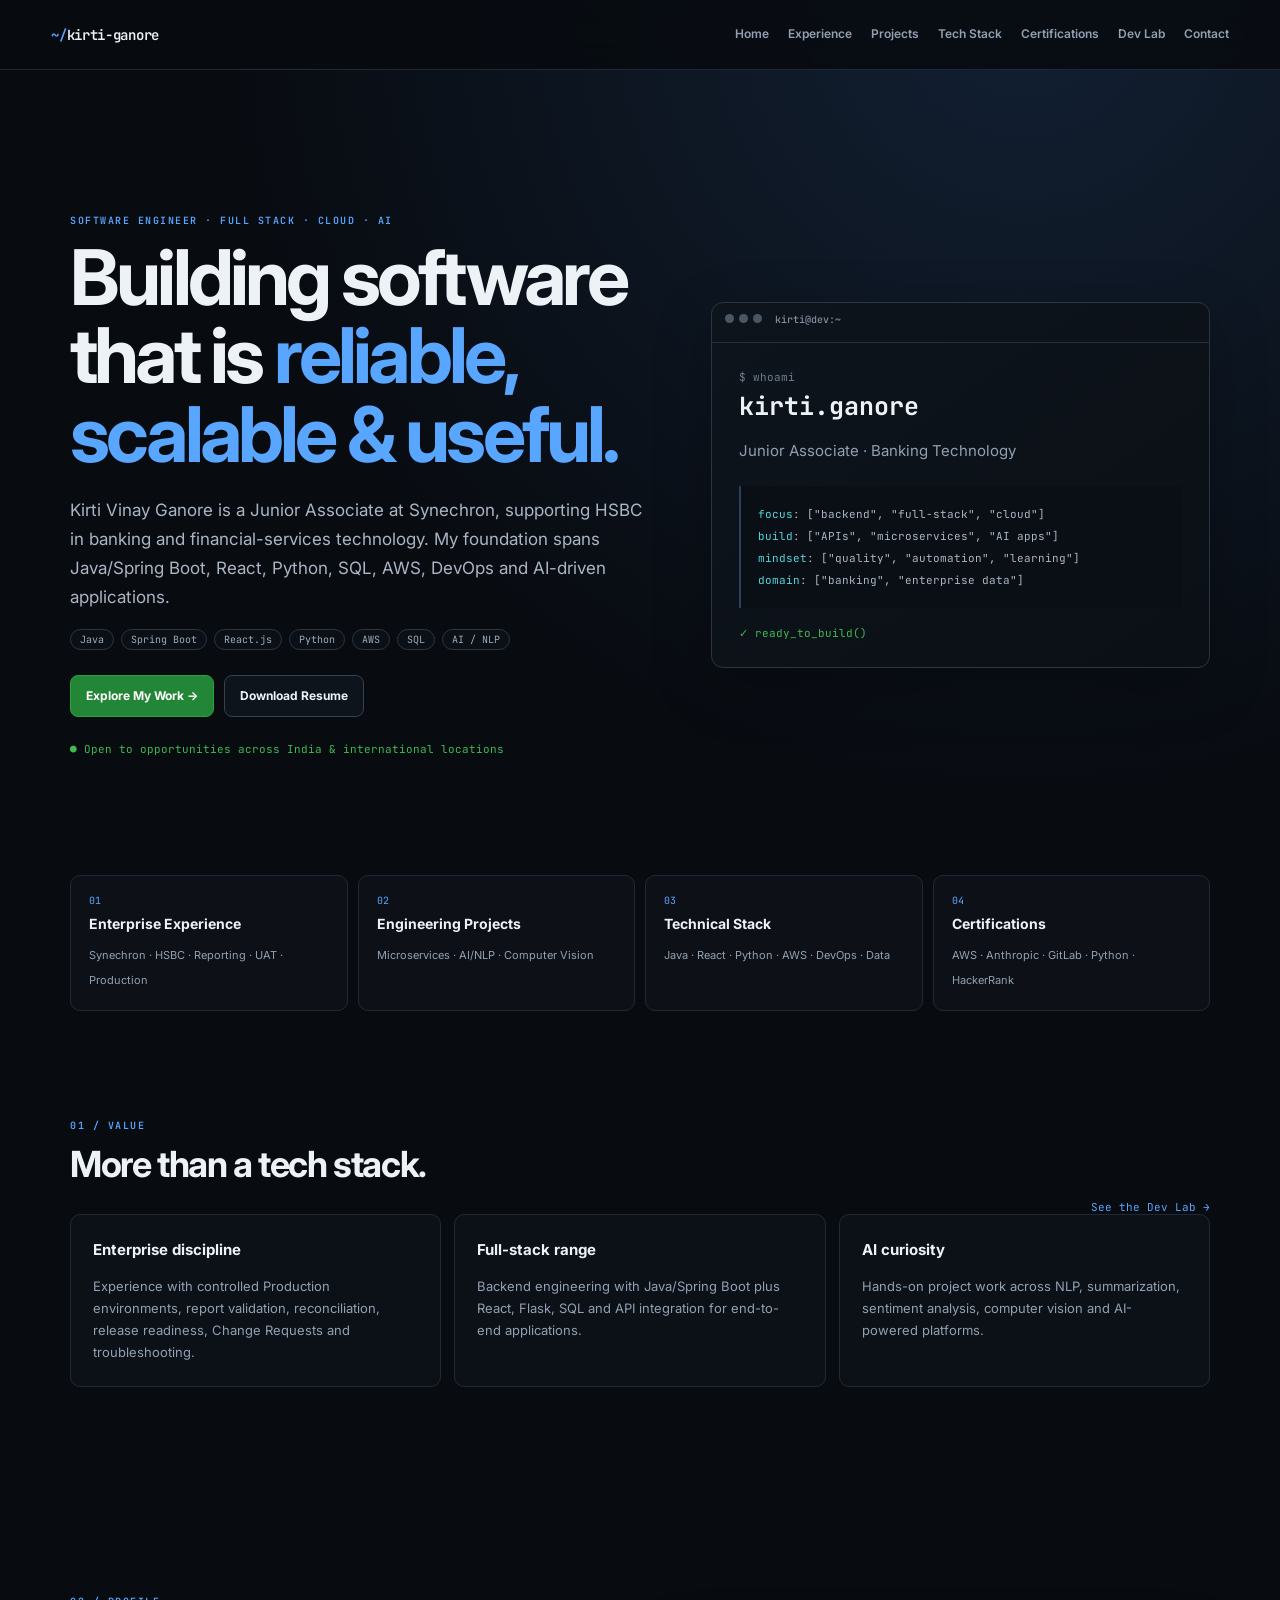
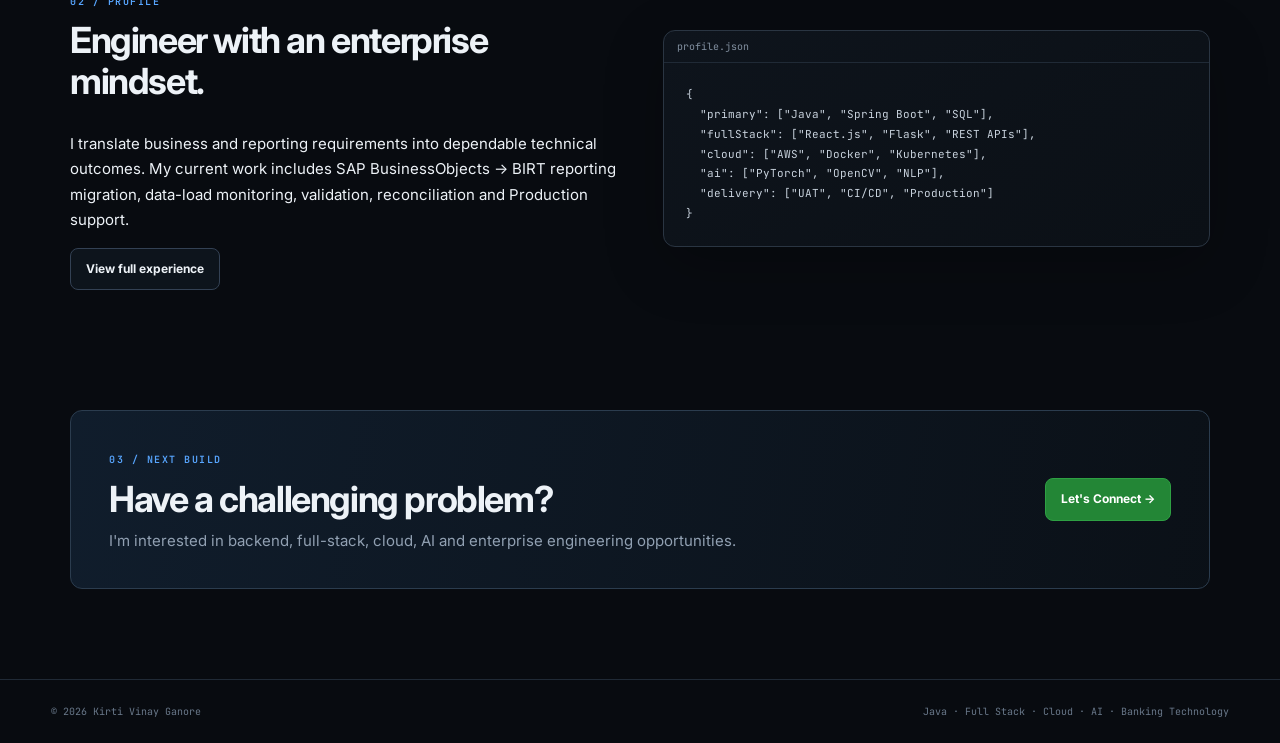
<file: index.html>
<!doctype html>
<html lang="en">
<head>
<meta charset="utf-8">
<meta name="viewport" content="width=device-width,initial-scale=1">
<meta name="description" content="Kirti Vinay Ganore — Java, Full Stack, Cloud, AI and Banking Technology developer portfolio.">
<meta name="theme-color" content="#0d1117">
<title>Home | Kirti Vinay Ganore</title>
<link rel="icon" href="assets/favicon.svg">
<link rel="stylesheet" href="style.css">
</head>
<body>

<header class="site-header">
  <a class="brand" href="index.html"><span>~/</span>kirti-ganore</a>
  <nav id="nav">
    <a href="index.html">Home</a>
    <a href="experience.html">Experience</a>
    <a href="projects.html">Projects</a>
    <a href="skills.html">Tech Stack</a>
    <a href="certifications.html">Certifications</a>
    <a href="lab.html">Dev Lab</a>
    <a href="contact.html">Contact</a>
  </nav>
  <button id="menu" aria-label="Open menu">☰</button>
</header>

<main>
<section class="hero wrap">
  <div class="hero-copy">
    <div class="eyebrow">SOFTWARE ENGINEER · FULL STACK · CLOUD · AI</div>
    <h1>Building software that is <span class="accent">reliable, scalable & useful.</span></h1>
    <p class="lead">Kirti Vinay Ganore is a Junior Associate at Synechron, supporting HSBC in banking and financial-services technology. My foundation spans Java/Spring Boot, React, Python, SQL, AWS, DevOps and AI-driven applications.</p>
    <div class="chips"><span>Java</span><span>Spring Boot</span><span>React.js</span><span>Python</span><span>AWS</span><span>SQL</span><span>AI / NLP</span></div>
    <div class="actions">
      <a class="btn primary" href="projects.html">Explore My Work →</a>
      <a class="btn" href="resume/Kirti_Ganore_ATS_Resume.pdf" download>Download Resume</a>
    </div>
    <div class="availability">● Open to opportunities across India & international locations</div>
  </div>
  <div class="terminal hero-terminal">
    <div class="terminalbar"><i></i><i></i><i></i><b>kirti@dev:~</b></div>
    <div class="terminalbody">
      <div class="prompt">$ whoami</div>
      <h2>kirti.ganore</h2>
      <p class="muted">Junior Associate · Banking Technology</p>
      <div class="code-lines">
        <div><span>focus</span>: ["backend", "full-stack", "cloud"]</div>
        <div><span>build</span>: ["APIs", "microservices", "AI apps"]</div>
        <div><span>mindset</span>: ["quality", "automation", "learning"]</div>
        <div><span>domain</span>: ["banking", "enterprise data"]</div>
      </div>
      <div class="terminal-status">✓ ready_to_build()</div>
    </div>
  </div>
</section>

<section class="wrap quick-grid">
  <a class="quick-card" href="experience.html"><span>01</span><strong>Enterprise Experience</strong><small>Synechron · HSBC · Reporting · UAT · Production</small></a>
  <a class="quick-card" href="projects.html"><span>02</span><strong>Engineering Projects</strong><small>Microservices · AI/NLP · Computer Vision</small></a>
  <a class="quick-card" href="skills.html"><span>03</span><strong>Technical Stack</strong><small>Java · React · Python · AWS · DevOps · Data</small></a>
  <a class="quick-card" href="certifications.html"><span>04</span><strong>Certifications</strong><small>AWS · Anthropic · GitLab · Python · HackerRank</small></a>
</section>

<section class="wrap section">
  <div class="section-head"><div><label>01 / VALUE</label><h2>More than a tech stack.</h2></div><a class="text-link" href="lab.html">See the Dev Lab →</a></div>
  <div class="value-grid">
    <article><b>Enterprise discipline</b><p>Experience with controlled Production environments, report validation, reconciliation, release readiness, Change Requests and troubleshooting.</p></article>
    <article><b>Full-stack range</b><p>Backend engineering with Java/Spring Boot plus React, Flask, SQL and API integration for end-to-end applications.</p></article>
    <article><b>AI curiosity</b><p>Hands-on project work across NLP, summarization, sentiment analysis, computer vision and AI-powered platforms.</p></article>
  </div>
</section>

<section class="wrap section split-feature">
  <div>
    <label>02 / PROFILE</label>
    <h2>Engineer with an enterprise mindset.</h2>
    <p>I translate business and reporting requirements into dependable technical outcomes. My current work includes SAP BusinessObjects → BIRT reporting migration, data-load monitoring, validation, reconciliation and Production support.</p>
    <a class="btn" href="experience.html">View full experience</a>
  </div>
  <div class="code large-code">
    <div>profile.json</div>
    <pre>{
  "primary": ["Java", "Spring Boot", "SQL"],
  "fullStack": ["React.js", "Flask", "REST APIs"],
  "cloud": ["AWS", "Docker", "Kubernetes"],
  "ai": ["PyTorch", "OpenCV", "NLP"],
  "delivery": ["UAT", "CI/CD", "Production"]
}</pre>
  </div>
</section>

<section class="cta wrap">
  <div><label>03 / NEXT BUILD</label><h2>Have a challenging problem?</h2><p>I'm interested in backend, full-stack, cloud, AI and enterprise engineering opportunities.</p></div>
  <a class="btn primary" href="contact.html">Let's Connect →</a>
</section>
</main>

<footer>
  <span>© <span id="year"></span> Kirti Vinay Ganore</span>
  <span>Java · Full Stack · Cloud · AI · Banking Technology</span>
</footer>
<script>
  document.getElementById('year').textContent = new Date().getFullYear();
  const m = document.getElementById('menu'), n = document.getElementById('nav');
  if (m) m.onclick = () => n.classList.toggle('open');
</script>

</body>
</html>
</file>
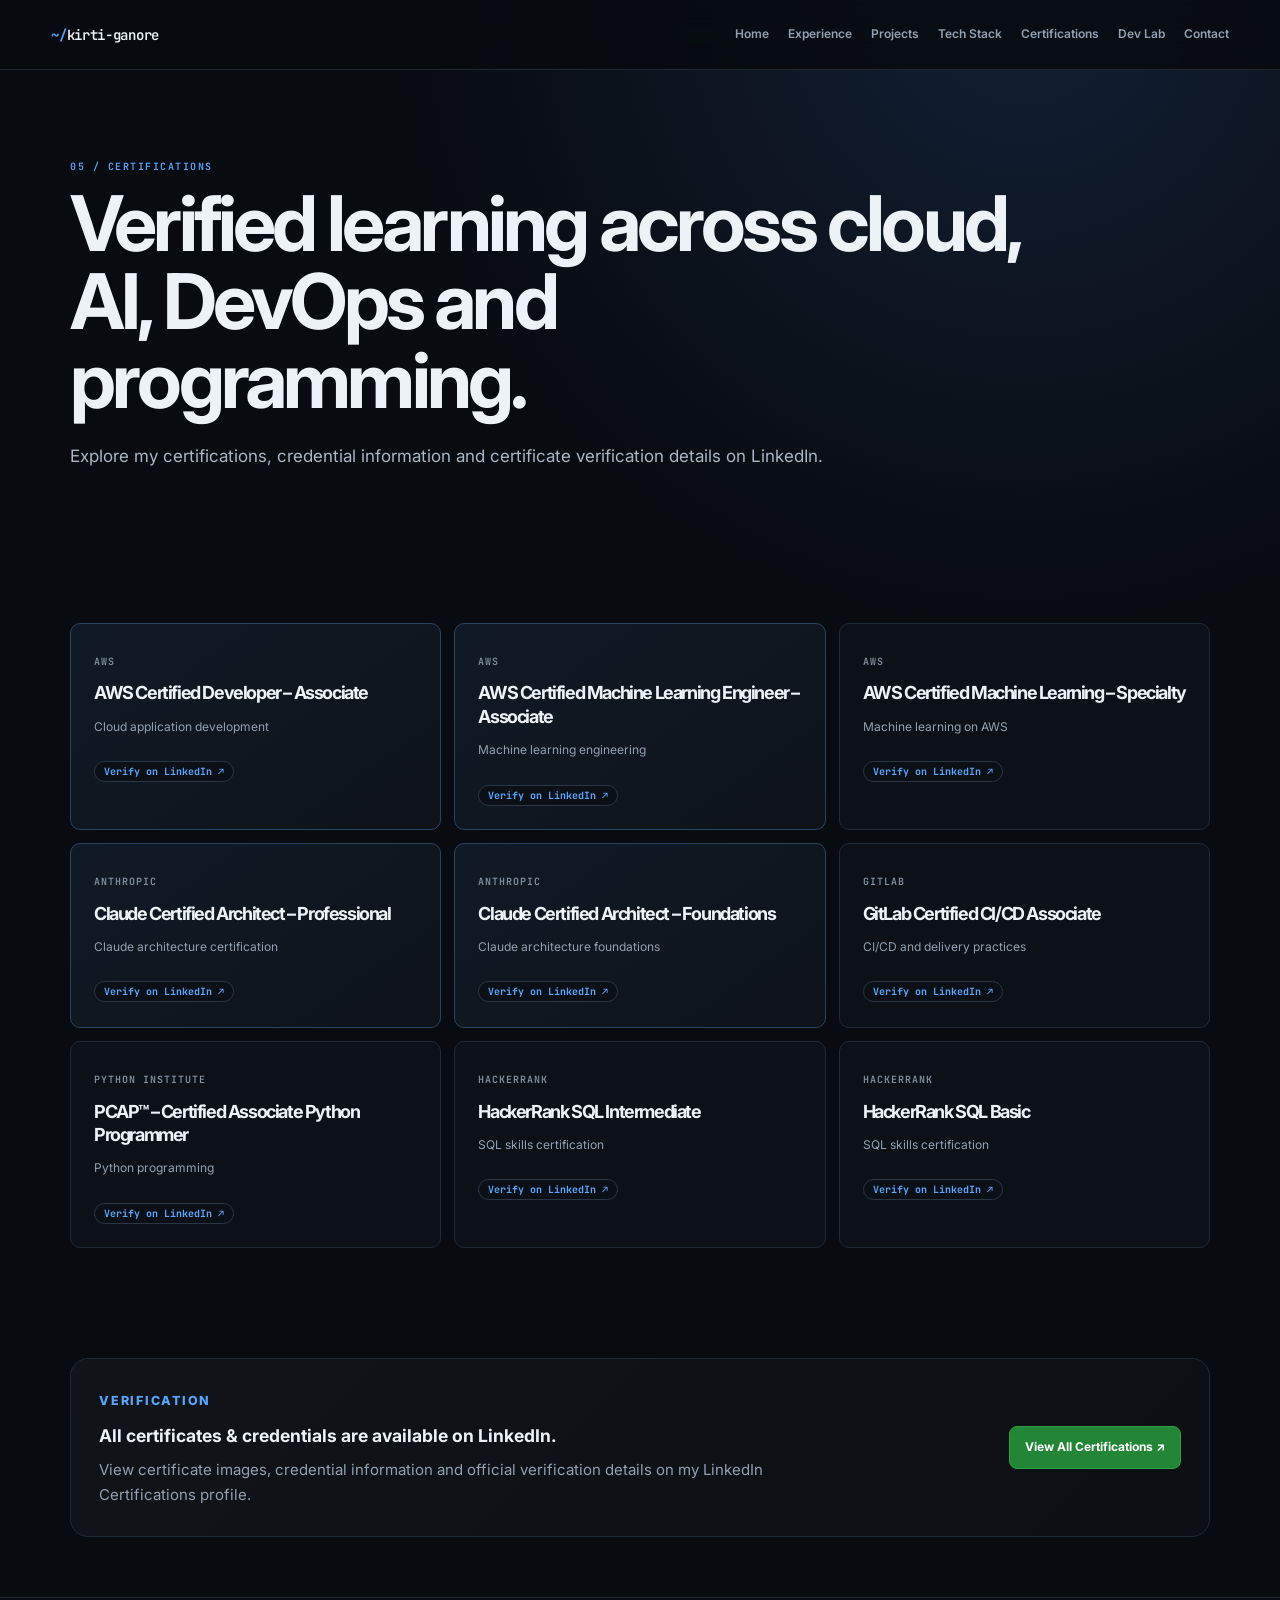
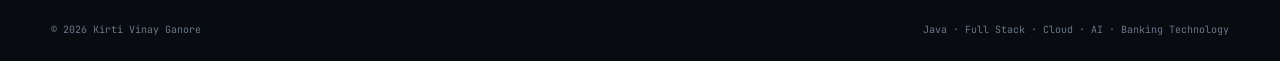
<file: certifications.html>
<!doctype html>
<html lang="en">
<head>
<meta charset="utf-8">
<meta name="viewport" content="width=device-width,initial-scale=1">
<meta name="description" content="Certifications held by Kirti Vinay Ganore including AWS, Anthropic Claude, GitLab, PCAP and HackerRank.">
<meta name="theme-color" content="#0d1117">
<title>Certifications | Kirti Vinay Ganore</title>
<link rel="icon" href="assets/favicon.svg">
<link rel="stylesheet" href="style.css">
</head>
<body>

<header class="site-header">
  <a class="brand" href="index.html"><span>~/</span>kirti-ganore</a>
  <nav id="nav">
    <a href="index.html">Home</a>
    <a href="experience.html">Experience</a>
    <a href="projects.html">Projects</a>
    <a href="skills.html">Tech Stack</a>
    <a href="certifications.html">Certifications</a>
    <a href="lab.html">Dev Lab</a>
    <a href="contact.html">Contact</a>
  </nav>
  <button id="menu" aria-label="Open menu">☰</button>
</header>

<main>
<section class="page-hero wrap">
  <div class="eyebrow">05 / CERTIFICATIONS</div>
  <h1>Verified learning across cloud, AI, DevOps and programming.</h1>
  <p class="lead">Explore my certifications, credential information and certificate verification details on LinkedIn.</p>
</section>

<section class="wrap section">
  <div class="cert-grid">

    <a class="cert-card featured-cert cert-link" href="https://www.linkedin.com/in/kirti-ganore/details/certifications/" target="_blank" rel="noopener">
      <small>AWS</small>
      <h2>AWS Certified Developer – Associate</h2>
      <p>Cloud application development</p>
      <span>Verify on LinkedIn ↗</span>
    </a>

    <a class="cert-card featured-cert cert-link" href="https://www.linkedin.com/in/kirti-ganore/details/certifications/" target="_blank" rel="noopener">
      <small>AWS</small>
      <h2>AWS Certified Machine Learning Engineer – Associate</h2>
      <p>Machine learning engineering</p>
      <span>Verify on LinkedIn ↗</span>
    </a>

    <a class="cert-card cert-link" href="https://www.linkedin.com/in/kirti-ganore/details/certifications/" target="_blank" rel="noopener">
      <small>AWS</small>
      <h2>AWS Certified Machine Learning – Specialty</h2>
      <p>Machine learning on AWS</p>
      <span>Verify on LinkedIn ↗</span>
    </a>

    <a class="cert-card featured-cert cert-link" href="https://www.linkedin.com/in/kirti-ganore/details/certifications/" target="_blank" rel="noopener">
      <small>ANTHROPIC</small>
      <h2>Claude Certified Architect – Professional</h2>
      <p>Claude architecture certification</p>
      <span>Verify on LinkedIn ↗</span>
    </a>

    <a class="cert-card featured-cert cert-link" href="https://www.linkedin.com/in/kirti-ganore/details/certifications/" target="_blank" rel="noopener">
      <small>ANTHROPIC</small>
      <h2>Claude Certified Architect – Foundations</h2>
      <p>Claude architecture foundations</p>
      <span>Verify on LinkedIn ↗</span>
    </a>

    <a class="cert-card cert-link" href="https://www.linkedin.com/in/kirti-ganore/details/certifications/" target="_blank" rel="noopener">
      <small>GITLAB</small>
      <h2>GitLab Certified CI/CD Associate</h2>
      <p>CI/CD and delivery practices</p>
      <span>Verify on LinkedIn ↗</span>
    </a>

    <a class="cert-card cert-link" href="https://www.linkedin.com/in/kirti-ganore/details/certifications/" target="_blank" rel="noopener">
      <small>PYTHON INSTITUTE</small>
      <h2>PCAP™ – Certified Associate Python Programmer</h2>
      <p>Python programming</p>
      <span>Verify on LinkedIn ↗</span>
    </a>

    <a class="cert-card cert-link" href="https://www.linkedin.com/in/kirti-ganore/details/certifications/" target="_blank" rel="noopener">
      <small>HACKERRANK</small>
      <h2>HackerRank SQL Intermediate</h2>
      <p>SQL skills certification</p>
      <span>Verify on LinkedIn ↗</span>
    </a>

    <a class="cert-card cert-link" href="https://www.linkedin.com/in/kirti-ganore/details/certifications/" target="_blank" rel="noopener">
      <small>HACKERRANK</small>
      <h2>HackerRank SQL Basic</h2>
      <p>SQL skills certification</p>
      <span>Verify on LinkedIn ↗</span>
    </a>

  </div>
</section>

<section class="wrap cert-verification">
  <div>
    <small>VERIFICATION</small>
    <h3>All certificates & credentials are available on LinkedIn.</h3>
    <p>
      View certificate images, credential information and official verification
      details on my LinkedIn Certifications profile.
    </p>
  </div>
  <a class="btn primary" href="https://www.linkedin.com/in/kirti-ganore/details/certifications/" target="_blank" rel="noopener">
    View All Certifications ↗
  </a>
</section>
</main>

<footer>
  <span>© <span id="year"></span> Kirti Vinay Ganore</span>
  <span>Java · Full Stack · Cloud · AI · Banking Technology</span>
</footer>

<script>
  document.getElementById('year').textContent = new Date().getFullYear();
  const m = document.getElementById('menu'), n = document.getElementById('nav');
  if (m) m.onclick = () => n.classList.toggle('open');
</script>

</body>
</html>
</file>
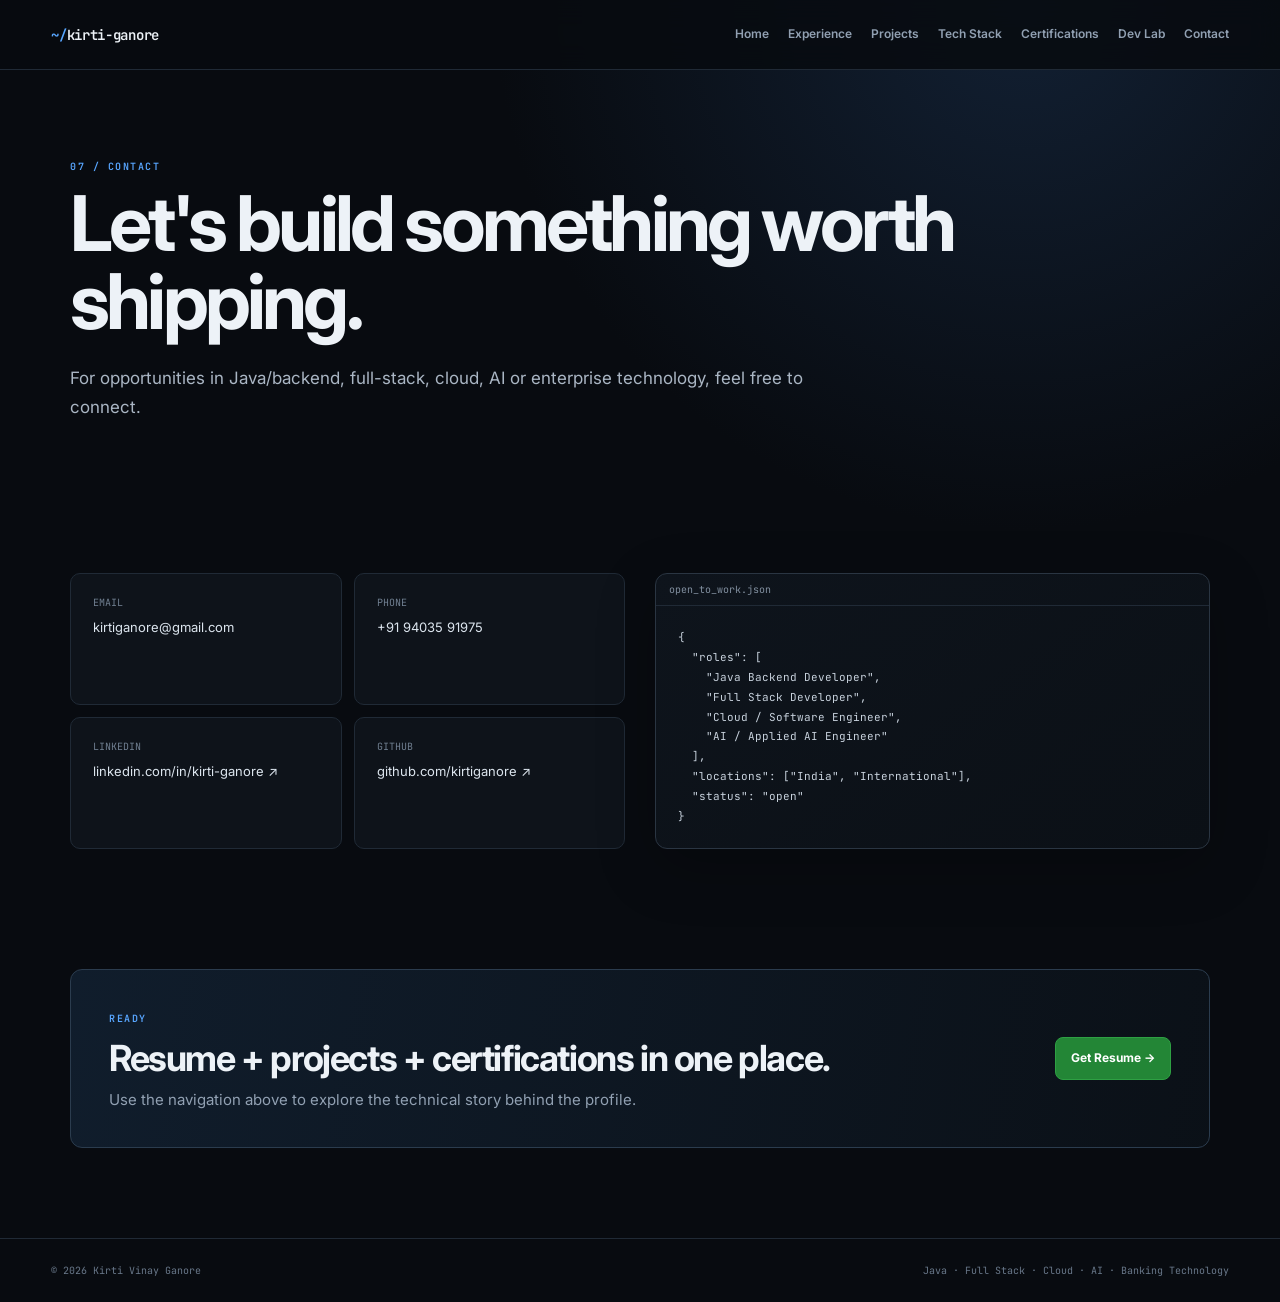
<file: contact.html>
<!doctype html>
<html lang="en">
<head>
<meta charset="utf-8">
<meta name="viewport" content="width=device-width,initial-scale=1">
<meta name="description" content="Contact Kirti Vinay Ganore for software engineering and full-stack opportunities.">
<meta name="theme-color" content="#0d1117">
<title>Contact | Kirti Vinay Ganore</title>
<link rel="icon" href="assets/favicon.svg">
<link rel="stylesheet" href="style.css">
</head>
<body>

<header class="site-header">
  <a class="brand" href="index.html"><span>~/</span>kirti-ganore</a>
  <nav id="nav">
    <a href="index.html">Home</a>
    <a href="experience.html">Experience</a>
    <a href="projects.html">Projects</a>
    <a href="skills.html">Tech Stack</a>
    <a href="certifications.html">Certifications</a>
    <a href="lab.html">Dev Lab</a>
    <a href="contact.html">Contact</a>
  </nav>
  <button id="menu" aria-label="Open menu">☰</button>
</header>

<main>
<section class="page-hero wrap">
  <div class="eyebrow">07 / CONTACT</div>
  <h1>Let's build something worth shipping.</h1>
  <p class="lead">For opportunities in Java/backend, full-stack, cloud, AI or enterprise technology, feel free to connect.</p>
</section>
<section class="wrap section contact-grid">
  <div class="contact-main">
    <div class="contact-item"><small>EMAIL</small><a href="mailto:kirtiganore@gmail.com">kirtiganore@gmail.com</a></div>
    <div class="contact-item"><small>PHONE</small><a href="tel:+919403591975">+91 94035 91975</a></div>
    <div class="contact-item"><small>LINKEDIN</small><a href="https://www.linkedin.com/in/kirti-ganore" target="_blank" rel="noopener">linkedin.com/in/kirti-ganore ↗</a></div>
    <div class="contact-item"><small>GITHUB</small><a href="https://github.com/kirtiganore" target="_blank" rel="noopener">github.com/kirtiganore ↗</a></div>
  </div>
  <div class="code large-code">
    <div>open_to_work.json</div>
    <pre>{
  "roles": [
    "Java Backend Developer",
    "Full Stack Developer",
    "Cloud / Software Engineer",
    "AI / Applied AI Engineer"
  ],
  "locations": ["India", "International"],
  "status": "open"
}</pre>
  </div>
</section>
<section class="wrap cta">
  <div><label>READY</label><h2>Resume + projects + certifications in one place.</h2><p>Use the navigation above to explore the technical story behind the profile.</p></div>
  <a class="btn primary" href="resume/Kirti_Ganore_ATS_Resume.pdf" download>Get Resume →</a>
</section>
</main>

<footer>
  <span>© <span id="year"></span> Kirti Vinay Ganore</span>
  <span>Java · Full Stack · Cloud · AI · Banking Technology</span>
</footer>
<script>
  document.getElementById('year').textContent = new Date().getFullYear();
  const m = document.getElementById('menu'), n = document.getElementById('nav');
  if (m) m.onclick = () => n.classList.toggle('open');
</script>

</body>
</html>
</file>
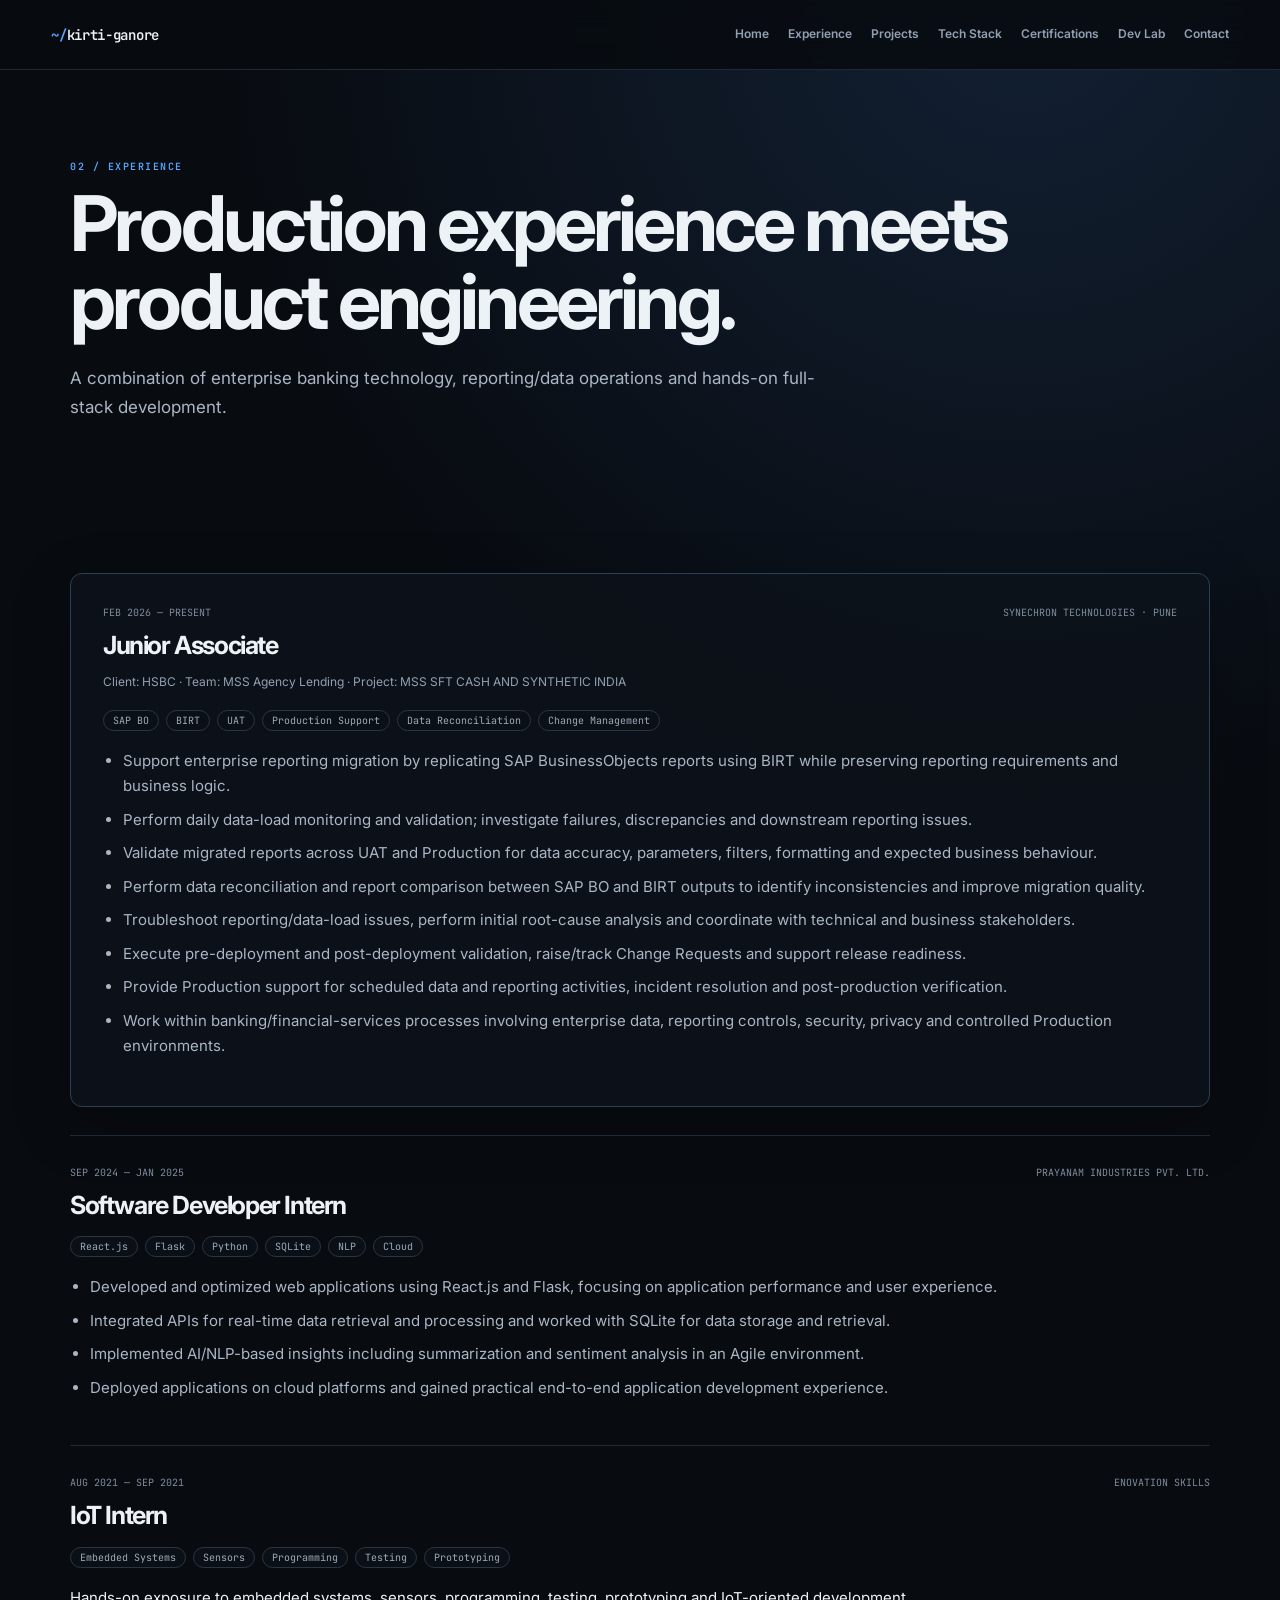
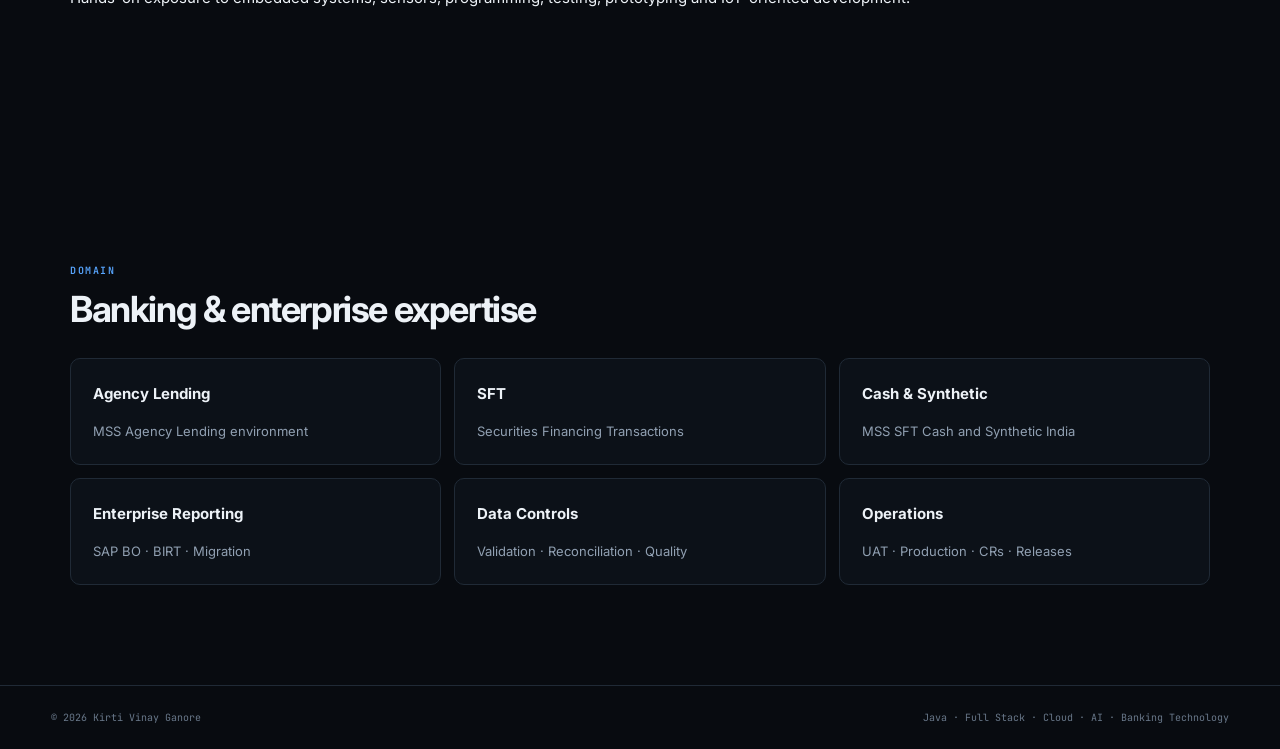
<file: experience.html>
<!doctype html>
<html lang="en">
<head>
<meta charset="utf-8">
<meta name="viewport" content="width=device-width,initial-scale=1">
<meta name="description" content="Professional experience of Kirti Vinay Ganore at Synechron, HSBC client environment and software development internships.">
<meta name="theme-color" content="#0d1117">
<title>Experience | Kirti Vinay Ganore</title>
<link rel="icon" href="assets/favicon.svg">
<link rel="stylesheet" href="style.css">
</head>
<body>

<header class="site-header">
  <a class="brand" href="index.html"><span>~/</span>kirti-ganore</a>
  <nav id="nav">
    <a href="index.html">Home</a>
    <a href="experience.html">Experience</a>
    <a href="projects.html">Projects</a>
    <a href="skills.html">Tech Stack</a>
    <a href="certifications.html">Certifications</a>
    <a href="lab.html">Dev Lab</a>
    <a href="contact.html">Contact</a>
  </nav>
  <button id="menu" aria-label="Open menu">☰</button>
</header>

<main>
<section class="page-hero wrap">
  <div class="eyebrow">02 / EXPERIENCE</div>
  <h1>Production experience meets product engineering.</h1>
  <p class="lead">A combination of enterprise banking technology, reporting/data operations and hands-on full-stack development.</p>
</section>
<section class="wrap section">
  <article class="experience-card featured">
    <div class="exp-meta"><time>FEB 2026 — PRESENT</time><span>Synechron Technologies · Pune</span></div>
    <h2>Junior Associate</h2>
    <p class="company-line">Client: HSBC · Team: MSS Agency Lending · Project: MSS SFT CASH AND SYNTHETIC INDIA</p>
    <div class="tag-row"><span>SAP BO</span><span>BIRT</span><span>UAT</span><span>Production Support</span><span>Data Reconciliation</span><span>Change Management</span></div>
    <ul>
      <li>Support enterprise reporting migration by replicating SAP BusinessObjects reports using BIRT while preserving reporting requirements and business logic.</li>
      <li>Perform daily data-load monitoring and validation; investigate failures, discrepancies and downstream reporting issues.</li>
      <li>Validate migrated reports across UAT and Production for data accuracy, parameters, filters, formatting and expected business behaviour.</li>
      <li>Perform data reconciliation and report comparison between SAP BO and BIRT outputs to identify inconsistencies and improve migration quality.</li>
      <li>Troubleshoot reporting/data-load issues, perform initial root-cause analysis and coordinate with technical and business stakeholders.</li>
      <li>Execute pre-deployment and post-deployment validation, raise/track Change Requests and support release readiness.</li>
      <li>Provide Production support for scheduled data and reporting activities, incident resolution and post-production verification.</li>
      <li>Work within banking/financial-services processes involving enterprise data, reporting controls, security, privacy and controlled Production environments.</li>
    </ul>
  </article>

  <article class="experience-card">
    <div class="exp-meta"><time>SEP 2024 — JAN 2025</time><span>Prayanam Industries Pvt. Ltd.</span></div>
    <h2>Software Developer Intern</h2>
    <div class="tag-row"><span>React.js</span><span>Flask</span><span>Python</span><span>SQLite</span><span>NLP</span><span>Cloud</span></div>
    <ul>
      <li>Developed and optimized web applications using React.js and Flask, focusing on application performance and user experience.</li>
      <li>Integrated APIs for real-time data retrieval and processing and worked with SQLite for data storage and retrieval.</li>
      <li>Implemented AI/NLP-based insights including summarization and sentiment analysis in an Agile environment.</li>
      <li>Deployed applications on cloud platforms and gained practical end-to-end application development experience.</li>
    </ul>
  </article>

  <article class="experience-card">
    <div class="exp-meta"><time>AUG 2021 — SEP 2021</time><span>Enovation Skills</span></div>
    <h2>IoT Intern</h2>
    <div class="tag-row"><span>Embedded Systems</span><span>Sensors</span><span>Programming</span><span>Testing</span><span>Prototyping</span></div>
    <p>Hands-on exposure to embedded systems, sensors, programming, testing, prototyping and IoT-oriented development.</p>
  </article>
</section>

<section class="wrap section">
  <label>DOMAIN</label><h2>Banking & enterprise expertise</h2>
  <div class="grid">
    <article class="mini-card"><b>Agency Lending</b><p>MSS Agency Lending environment</p></article>
    <article class="mini-card"><b>SFT</b><p>Securities Financing Transactions</p></article>
    <article class="mini-card"><b>Cash & Synthetic</b><p>MSS SFT Cash and Synthetic India</p></article>
    <article class="mini-card"><b>Enterprise Reporting</b><p>SAP BO · BIRT · Migration</p></article>
    <article class="mini-card"><b>Data Controls</b><p>Validation · Reconciliation · Quality</p></article>
    <article class="mini-card"><b>Operations</b><p>UAT · Production · CRs · Releases</p></article>
  </div>
</section>
</main>

<footer>
  <span>© <span id="year"></span> Kirti Vinay Ganore</span>
  <span>Java · Full Stack · Cloud · AI · Banking Technology</span>
</footer>
<script>
  document.getElementById('year').textContent = new Date().getFullYear();
  const m = document.getElementById('menu'), n = document.getElementById('nav');
  if (m) m.onclick = () => n.classList.toggle('open');
</script>

</body>
</html>
</file>
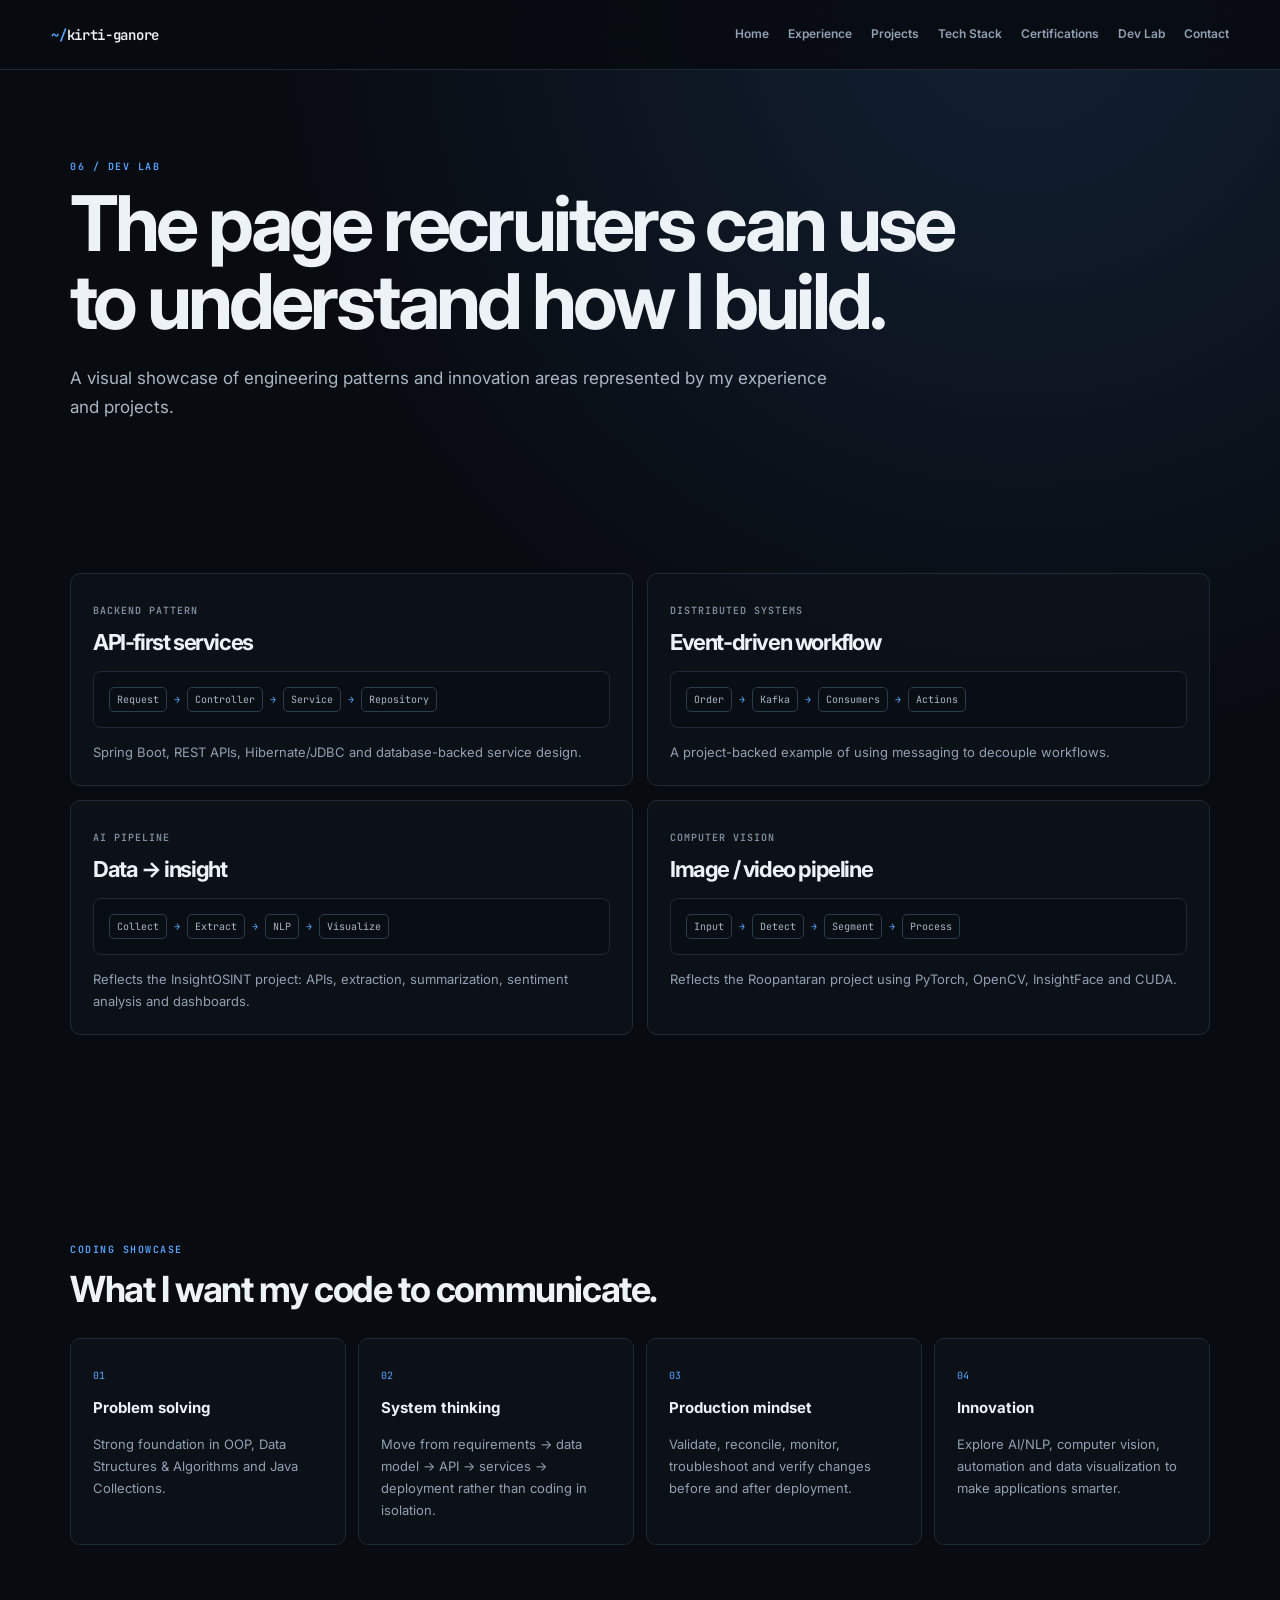
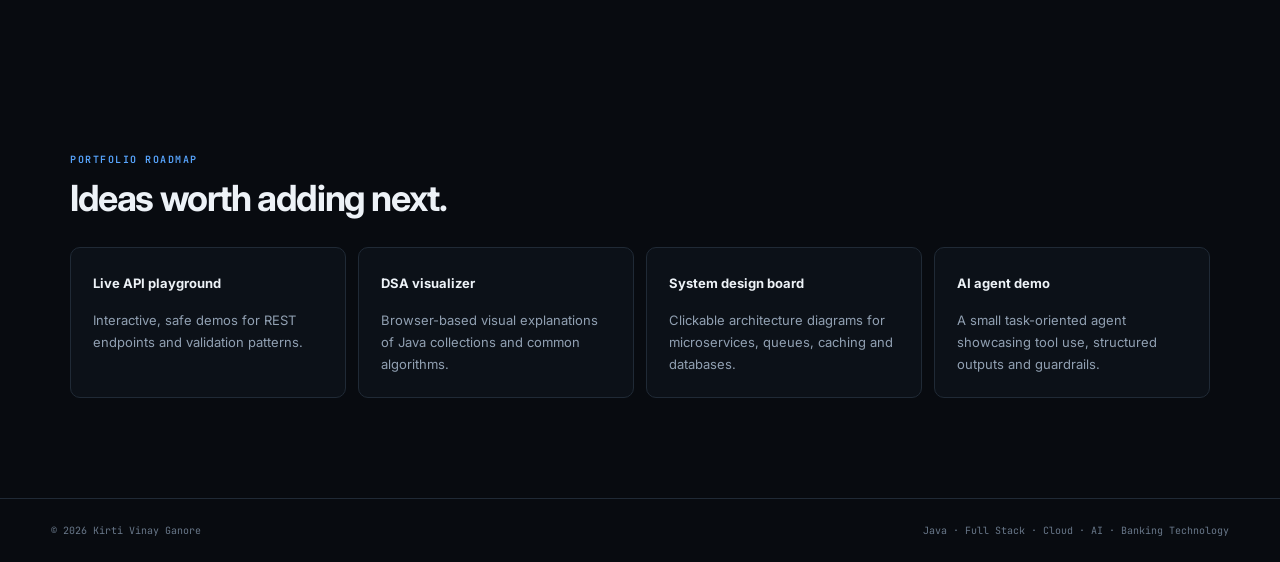
<file: lab.html>
<!doctype html>
<html lang="en">
<head>
<meta charset="utf-8">
<meta name="viewport" content="width=device-width,initial-scale=1">
<meta name="description" content="Engineering showcase for Kirti Vinay Ganore — coding patterns, architecture, AI and full-stack development.">
<meta name="theme-color" content="#0d1117">
<title>Dev Lab | Kirti Vinay Ganore</title>
<link rel="icon" href="assets/favicon.svg">
<link rel="stylesheet" href="style.css">
</head>
<body>

<header class="site-header">
  <a class="brand" href="index.html"><span>~/</span>kirti-ganore</a>
  <nav id="nav">
    <a href="index.html">Home</a>
    <a href="experience.html">Experience</a>
    <a href="projects.html">Projects</a>
    <a href="skills.html">Tech Stack</a>
    <a href="certifications.html">Certifications</a>
    <a href="lab.html">Dev Lab</a>
    <a href="contact.html">Contact</a>
  </nav>
  <button id="menu" aria-label="Open menu">☰</button>
</header>

<main>
<section class="page-hero wrap">
  <div class="eyebrow">06 / DEV LAB</div>
  <h1>The page recruiters can use to understand how I build.</h1>
  <p class="lead">A visual showcase of engineering patterns and innovation areas represented by my experience and projects.</p>
</section>

<section class="wrap section">
  <div class="lab-grid">
    <article class="lab-card">
      <small>BACKEND PATTERN</small><h2>API-first services</h2>
      <div class="flow"><span>Request</span><i>→</i><span>Controller</span><i>→</i><span>Service</span><i>→</i><span>Repository</span></div>
      <p>Spring Boot, REST APIs, Hibernate/JDBC and database-backed service design.</p>
    </article>
    <article class="lab-card">
      <small>DISTRIBUTED SYSTEMS</small><h2>Event-driven workflow</h2>
      <div class="flow"><span>Order</span><i>→</i><span>Kafka</span><i>→</i><span>Consumers</span><i>→</i><span>Actions</span></div>
      <p>A project-backed example of using messaging to decouple workflows.</p>
    </article>
    <article class="lab-card">
      <small>AI PIPELINE</small><h2>Data → insight</h2>
      <div class="flow"><span>Collect</span><i>→</i><span>Extract</span><i>→</i><span>NLP</span><i>→</i><span>Visualize</span></div>
      <p>Reflects the InsightOSINT project: APIs, extraction, summarization, sentiment analysis and dashboards.</p>
    </article>
    <article class="lab-card">
      <small>COMPUTER VISION</small><h2>Image / video pipeline</h2>
      <div class="flow"><span>Input</span><i>→</i><span>Detect</span><i>→</i><span>Segment</span><i>→</i><span>Process</span></div>
      <p>Reflects the Roopantaran project using PyTorch, OpenCV, InsightFace and CUDA.</p>
    </article>
  </div>
</section>

<section class="wrap section">
  <label>CODING SHOWCASE</label><h2>What I want my code to communicate.</h2>
  <div class="code-showcase">
    <div class="code-card"><span>01</span><h3>Problem solving</h3><p>Strong foundation in OOP, Data Structures & Algorithms and Java Collections.</p></div>
    <div class="code-card"><span>02</span><h3>System thinking</h3><p>Move from requirements → data model → API → services → deployment rather than coding in isolation.</p></div>
    <div class="code-card"><span>03</span><h3>Production mindset</h3><p>Validate, reconcile, monitor, troubleshoot and verify changes before and after deployment.</p></div>
    <div class="code-card"><span>04</span><h3>Innovation</h3><p>Explore AI/NLP, computer vision, automation and data visualization to make applications smarter.</p></div>
  </div>
</section>

<section class="wrap section roadmap">
  <label>PORTFOLIO ROADMAP</label><h2>Ideas worth adding next.</h2>
  <div class="roadmap-grid">
    <div><b>Live API playground</b><p>Interactive, safe demos for REST endpoints and validation patterns.</p></div>
    <div><b>DSA visualizer</b><p>Browser-based visual explanations of Java collections and common algorithms.</p></div>
    <div><b>System design board</b><p>Clickable architecture diagrams for microservices, queues, caching and databases.</p></div>
    <div><b>AI agent demo</b><p>A small task-oriented agent showcasing tool use, structured outputs and guardrails.</p></div>
  </div>
</section>
</main>

<footer>
  <span>© <span id="year"></span> Kirti Vinay Ganore</span>
  <span>Java · Full Stack · Cloud · AI · Banking Technology</span>
</footer>
<script>
  document.getElementById('year').textContent = new Date().getFullYear();
  const m = document.getElementById('menu'), n = document.getElementById('nav');
  if (m) m.onclick = () => n.classList.toggle('open');
</script>

</body>
</html>
</file>
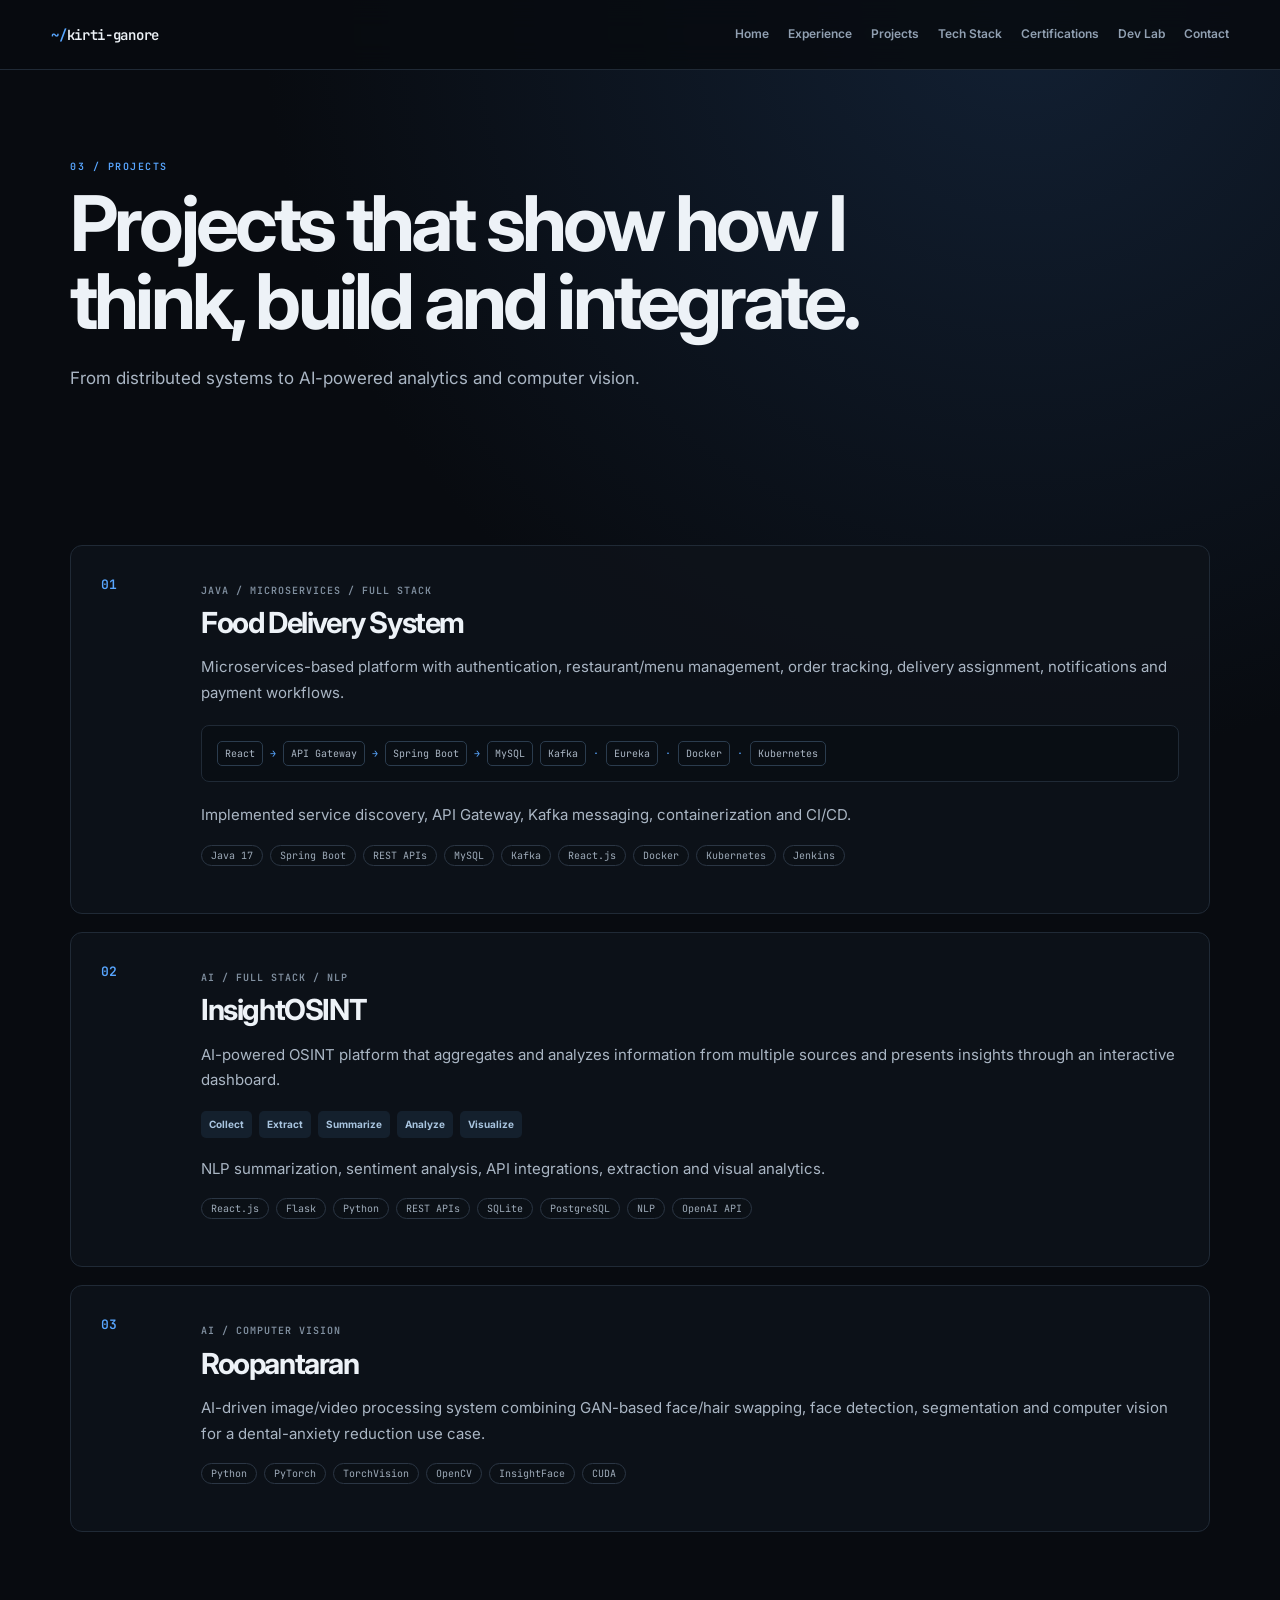
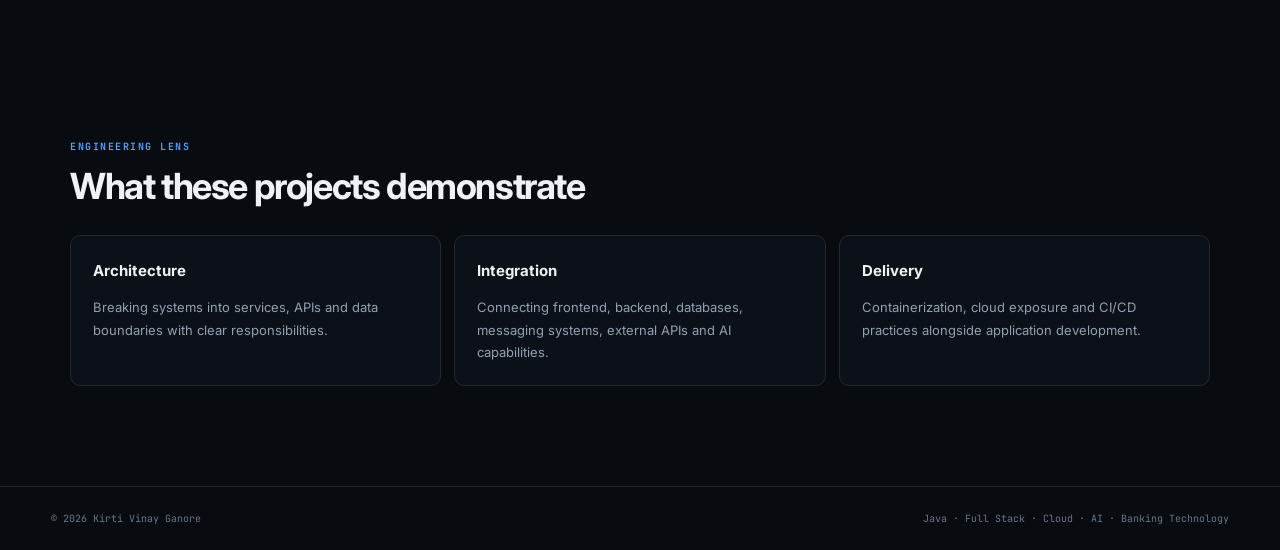
<file: projects.html>
<!doctype html>
<html lang="en">
<head>
<meta charset="utf-8">
<meta name="viewport" content="width=device-width,initial-scale=1">
<meta name="description" content="Selected software engineering, microservices, full-stack, AI and computer vision projects by Kirti Vinay Ganore.">
<meta name="theme-color" content="#0d1117">
<title>Projects | Kirti Vinay Ganore</title>
<link rel="icon" href="assets/favicon.svg">
<link rel="stylesheet" href="style.css">
</head>
<body>

<header class="site-header">
  <a class="brand" href="index.html"><span>~/</span>kirti-ganore</a>
  <nav id="nav">
    <a href="index.html">Home</a>
    <a href="experience.html">Experience</a>
    <a href="projects.html">Projects</a>
    <a href="skills.html">Tech Stack</a>
    <a href="certifications.html">Certifications</a>
    <a href="lab.html">Dev Lab</a>
    <a href="contact.html">Contact</a>
  </nav>
  <button id="menu" aria-label="Open menu">☰</button>
</header>

<main>
<section class="page-hero wrap">
  <div class="eyebrow">03 / PROJECTS</div>
  <h1>Projects that show how I think, build and integrate.</h1>
  <p class="lead">From distributed systems to AI-powered analytics and computer vision.</p>
</section>
<section class="wrap section project-list">
  <article class="project-card project-featured">
    <div class="project-number">01</div>
    <div>
      <small>JAVA / MICROSERVICES / FULL STACK</small>
      <h2>Food Delivery System</h2>
      <p>Microservices-based platform with authentication, restaurant/menu management, order tracking, delivery assignment, notifications and payment workflows.</p>
      <div class="architecture">
        <span>React</span><i>→</i><span>API Gateway</span><i>→</i><span>Spring Boot</span><i>→</i><span>MySQL</span>
        <span>Kafka</span><i>·</i><span>Eureka</span><i>·</i><span>Docker</span><i>·</i><span>Kubernetes</span>
      </div>
      <p class="muted">Implemented service discovery, API Gateway, Kafka messaging, containerization and CI/CD.</p>
      <div class="tag-row"><span>Java 17</span><span>Spring Boot</span><span>REST APIs</span><span>MySQL</span><span>Kafka</span><span>React.js</span><span>Docker</span><span>Kubernetes</span><span>Jenkins</span></div>
    </div>
  </article>

  <article class="project-card">
    <div class="project-number">02</div>
    <div>
      <small>AI / FULL STACK / NLP</small>
      <h2>InsightOSINT</h2>
      <p>AI-powered OSINT platform that aggregates and analyzes information from multiple sources and presents insights through an interactive dashboard.</p>
      <div class="feature-pills"><b>Collect</b><b>Extract</b><b>Summarize</b><b>Analyze</b><b>Visualize</b></div>
      <p class="muted">NLP summarization, sentiment analysis, API integrations, extraction and visual analytics.</p>
      <div class="tag-row"><span>React.js</span><span>Flask</span><span>Python</span><span>REST APIs</span><span>SQLite</span><span>PostgreSQL</span><span>NLP</span><span>OpenAI API</span></div>
    </div>
  </article>

  <article class="project-card">
    <div class="project-number">03</div>
    <div>
      <small>AI / COMPUTER VISION</small>
      <h2>Roopantaran</h2>
      <p>AI-driven image/video processing system combining GAN-based face/hair swapping, face detection, segmentation and computer vision for a dental-anxiety reduction use case.</p>
      <div class="tag-row"><span>Python</span><span>PyTorch</span><span>TorchVision</span><span>OpenCV</span><span>InsightFace</span><span>CUDA</span></div>
    </div>
  </article>
</section>

<section class="wrap section">
  <label>ENGINEERING LENS</label><h2>What these projects demonstrate</h2>
  <div class="value-grid">
    <article><b>Architecture</b><p>Breaking systems into services, APIs and data boundaries with clear responsibilities.</p></article>
    <article><b>Integration</b><p>Connecting frontend, backend, databases, messaging systems, external APIs and AI capabilities.</p></article>
    <article><b>Delivery</b><p>Containerization, cloud exposure and CI/CD practices alongside application development.</p></article>
  </div>
</section>
</main>

<footer>
  <span>© <span id="year"></span> Kirti Vinay Ganore</span>
  <span>Java · Full Stack · Cloud · AI · Banking Technology</span>
</footer>
<script>
  document.getElementById('year').textContent = new Date().getFullYear();
  const m = document.getElementById('menu'), n = document.getElementById('nav');
  if (m) m.onclick = () => n.classList.toggle('open');
</script>

</body>
</html>
</file>
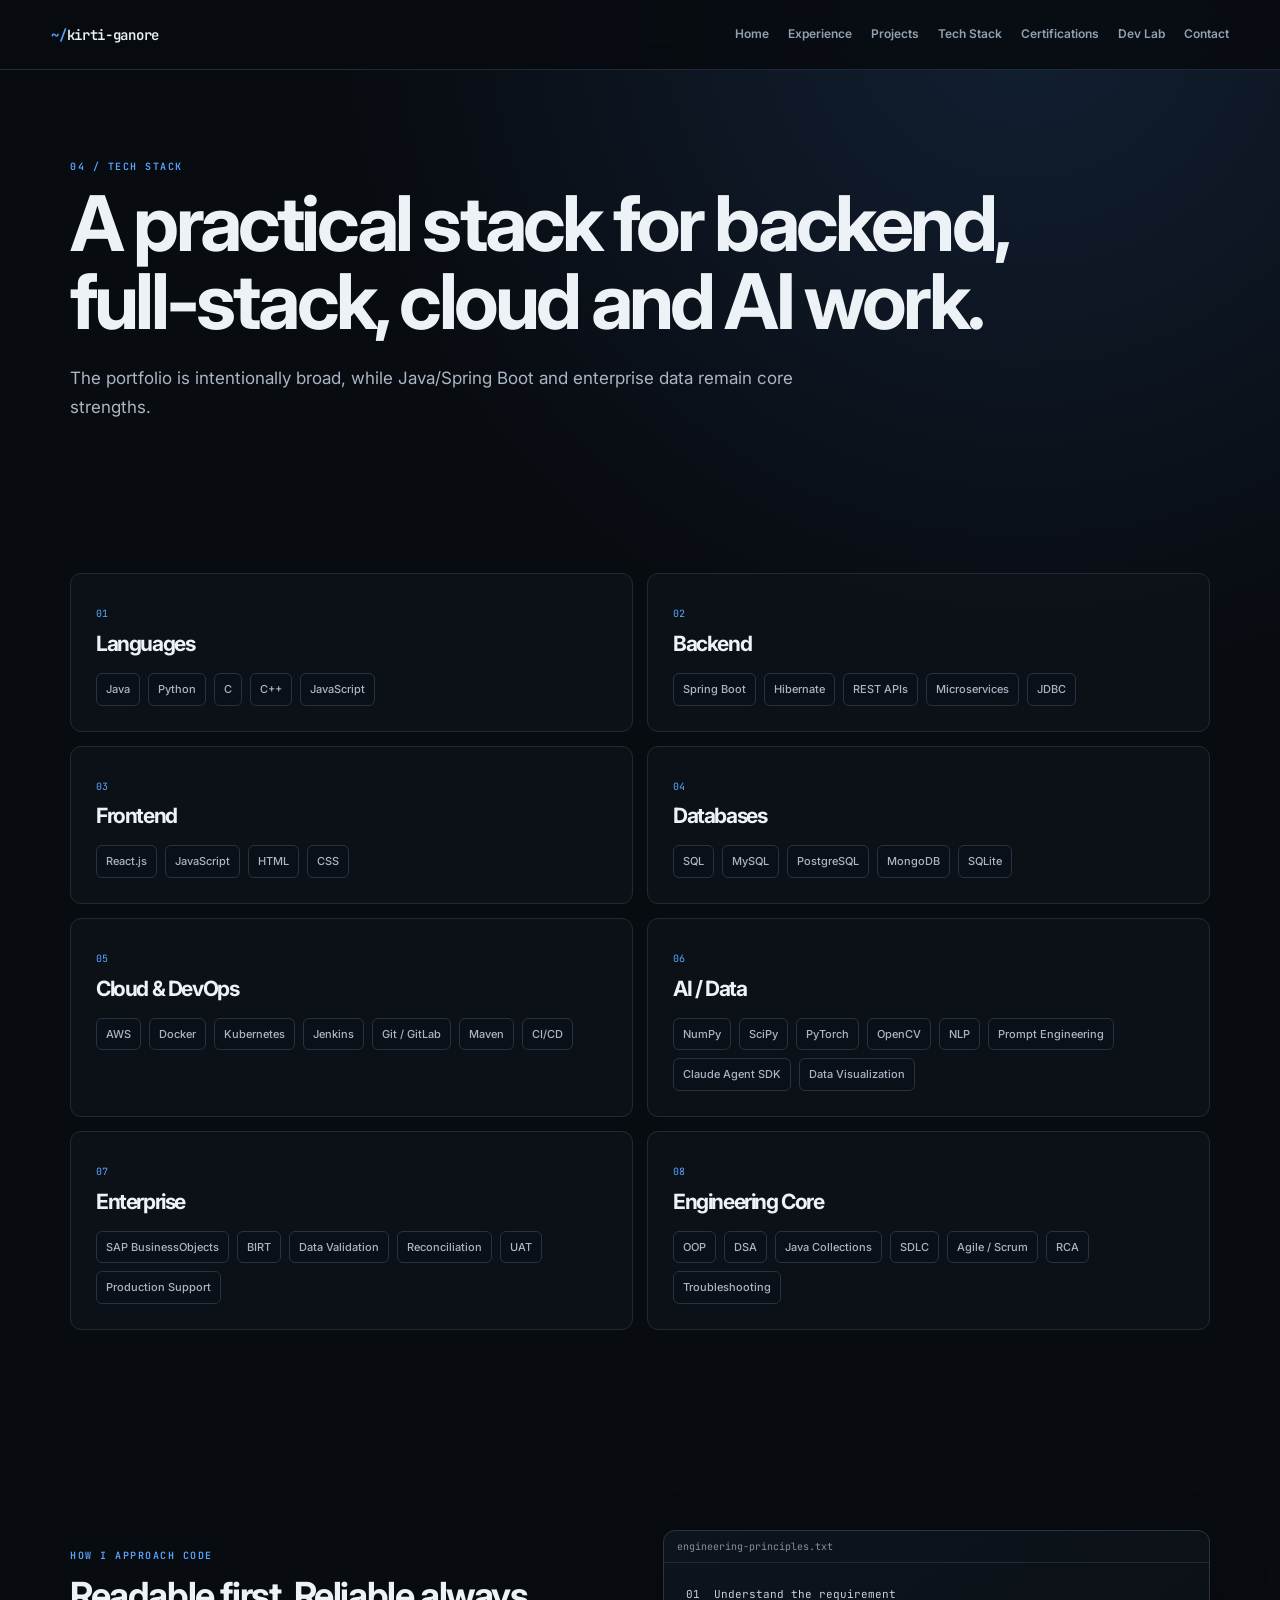
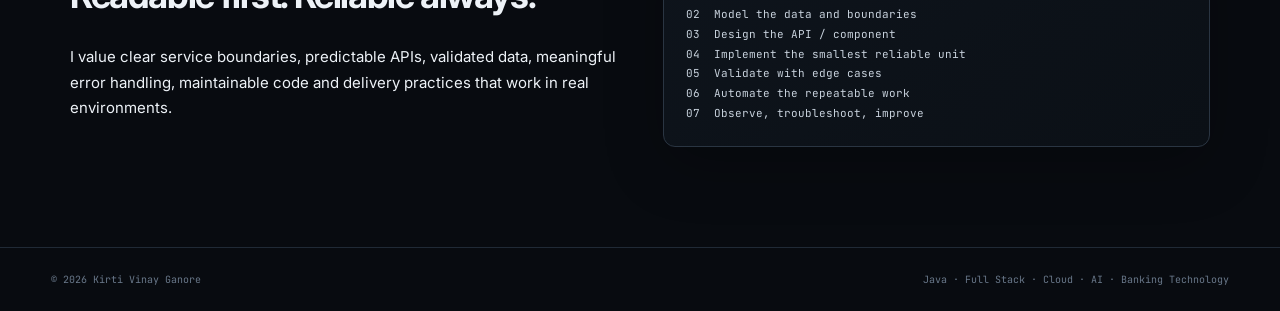
<file: skills.html>
<!doctype html>
<html lang="en">
<head>
<meta charset="utf-8">
<meta name="viewport" content="width=device-width,initial-scale=1">
<meta name="description" content="Technical skills of Kirti Vinay Ganore across Java, Spring Boot, React, Python, AWS, DevOps, databases and AI.">
<meta name="theme-color" content="#0d1117">
<title>Tech Stack | Kirti Vinay Ganore</title>
<link rel="icon" href="assets/favicon.svg">
<link rel="stylesheet" href="style.css">
</head>
<body>

<header class="site-header">
  <a class="brand" href="index.html"><span>~/</span>kirti-ganore</a>
  <nav id="nav">
    <a href="index.html">Home</a>
    <a href="experience.html">Experience</a>
    <a href="projects.html">Projects</a>
    <a href="skills.html">Tech Stack</a>
    <a href="certifications.html">Certifications</a>
    <a href="lab.html">Dev Lab</a>
    <a href="contact.html">Contact</a>
  </nav>
  <button id="menu" aria-label="Open menu">☰</button>
</header>

<main>
<section class="page-hero wrap">
  <div class="eyebrow">04 / TECH STACK</div>
  <h1>A practical stack for backend, full-stack, cloud and AI work.</h1>
  <p class="lead">The portfolio is intentionally broad, while Java/Spring Boot and enterprise data remain core strengths.</p>
</section>
<section class="wrap section">
  <div class="skill-matrix">
    <article><span class="skill-icon">01</span><h2>Languages</h2><div class="skill-list"><b>Java</b><b>Python</b><b>C</b><b>C++</b><b>JavaScript</b></div></article>
    <article><span class="skill-icon">02</span><h2>Backend</h2><div class="skill-list"><b>Spring Boot</b><b>Hibernate</b><b>REST APIs</b><b>Microservices</b><b>JDBC</b></div></article>
    <article><span class="skill-icon">03</span><h2>Frontend</h2><div class="skill-list"><b>React.js</b><b>JavaScript</b><b>HTML</b><b>CSS</b></div></article>
    <article><span class="skill-icon">04</span><h2>Databases</h2><div class="skill-list"><b>SQL</b><b>MySQL</b><b>PostgreSQL</b><b>MongoDB</b><b>SQLite</b></div></article>
    <article><span class="skill-icon">05</span><h2>Cloud & DevOps</h2><div class="skill-list"><b>AWS</b><b>Docker</b><b>Kubernetes</b><b>Jenkins</b><b>Git / GitLab</b><b>Maven</b><b>CI/CD</b></div></article>
    <article><span class="skill-icon">06</span><h2>AI / Data</h2><div class="skill-list"><b>NumPy</b><b>SciPy</b><b>PyTorch</b><b>OpenCV</b><b>NLP</b><b>Prompt Engineering</b><b>Claude Agent SDK</b><b>Data Visualization</b></div></article>
    <article><span class="skill-icon">07</span><h2>Enterprise</h2><div class="skill-list"><b>SAP BusinessObjects</b><b>BIRT</b><b>Data Validation</b><b>Reconciliation</b><b>UAT</b><b>Production Support</b></div></article>
    <article><span class="skill-icon">08</span><h2>Engineering Core</h2><div class="skill-list"><b>OOP</b><b>DSA</b><b>Java Collections</b><b>SDLC</b><b>Agile / Scrum</b><b>RCA</b><b>Troubleshooting</b></div></article>
  </div>
</section>
<section class="wrap section split-feature">
  <div>
    <label>HOW I APPROACH CODE</label>
    <h2>Readable first. Reliable always.</h2>
    <p>I value clear service boundaries, predictable APIs, validated data, meaningful error handling, maintainable code and delivery practices that work in real environments.</p>
  </div>
  <div class="code large-code"><div>engineering-principles.txt</div><pre>01  Understand the requirement
02  Model the data and boundaries
03  Design the API / component
04  Implement the smallest reliable unit
05  Validate with edge cases
06  Automate the repeatable work
07  Observe, troubleshoot, improve</pre></div>
</section>
</main>

<footer>
  <span>© <span id="year"></span> Kirti Vinay Ganore</span>
  <span>Java · Full Stack · Cloud · AI · Banking Technology</span>
</footer>
<script>
  document.getElementById('year').textContent = new Date().getFullYear();
  const m = document.getElementById('menu'), n = document.getElementById('nav');
  if (m) m.onclick = () => n.classList.toggle('open');
</script>

</body>
</html>
</file>
<file: style.css>
@import url('https://fonts.googleapis.com/css2?family=Inter:wght@400;500;600;700;800&family=JetBrains+Mono:wght@400;500;600&display=swap');

:root{--bg:#080b10;--panel:#0e131a;--panel2:#121923;--line:#202a36;--text:#edf2f7;--muted:#91a0b2;--accent:#58a6ff;--green:#3fb950;--cyan:#56d4dd;--shadow:0 18px 60px rgba(0,0,0,.24)}
*{box-sizing:border-box}html{scroll-behavior:smooth}body{margin:0;background:radial-gradient(circle at 80% 0%,#122033 0,transparent 32%),var(--bg);color:var(--text);font:15px/1.7 Inter,system-ui,-apple-system,BlinkMacSystemFont,"Segoe UI",sans-serif}body:before{content:"";position:fixed;inset:0;pointer-events:none;opacity:.16;background-image:linear-gradient(rgba(255,255,255,.025) 1px,transparent 1px),linear-gradient(90deg,rgba(255,255,255,.025) 1px,transparent 1px);background-size:42px 42px;mask-image:linear-gradient(to bottom,black,transparent 75%)}a{color:inherit;text-decoration:none}.wrap{width:min(1140px,92%);margin:auto}
.site-header{height:70px;padding:0 4%;display:flex;align-items:center;justify-content:space-between;position:sticky;top:0;z-index:20;background:rgba(8,11,16,.86);border-bottom:1px solid var(--line);backdrop-filter:blur(14px)}.brand{font:600 14px "JetBrains Mono",monospace;letter-spacing:-.3px}.brand span{color:var(--accent)}nav{display:flex;gap:19px;color:var(--muted);font-size:12px;font-weight:600}nav a{padding:8px 0}nav a:hover{color:var(--accent)}#menu{display:none;background:none;border:0;color:var(--text);font-size:23px;cursor:pointer}
.hero{min-height:calc(100vh - 70px);display:grid;grid-template-columns:1.08fr .92fr;gap:55px;align-items:center;padding:75px 0}.eyebrow,label{color:var(--accent);font:600 10px "JetBrains Mono",monospace;letter-spacing:1.5px}.hero h1,.page-hero h1{font-size:clamp(42px,6vw,78px);line-height:1.02;letter-spacing:-3.8px;margin:12px 0 22px}.accent{color:var(--accent)}.lead{color:#aab6c4;font-size:17px;max-width:780px}.muted{color:var(--muted)}.actions{display:flex;gap:10px;flex-wrap:wrap;margin:25px 0}.btn{display:inline-flex;align-items:center;justify-content:center;border:1px solid #334154;border-radius:8px;padding:10px 15px;font-size:12px;font-weight:700;background:#0d141c;transition:.2s}.btn:hover{border-color:var(--accent);transform:translateY(-1px)}.btn.primary{background:#238636;border-color:#2ea043;color:#fff}.availability{color:var(--green);font:11px "JetBrains Mono",monospace}.chips,.tag-row{display:flex;flex-wrap:wrap;gap:7px;margin:17px 0}.chips span,.tag-row span,.cert-card>span{border:1px solid #2b3644;background:#0b1016;border-radius:999px;padding:3px 9px;color:#9eabb9;font:10px "JetBrains Mono",monospace}.terminal,.code{background:linear-gradient(145deg,#0e141c,#0b1016);border:1px solid #2a3542;border-radius:12px;box-shadow:var(--shadow)}.terminal{overflow:hidden}.terminalbar{height:40px;border-bottom:1px solid #27313d;padding:10px 13px;color:#8290a0;font:10px "JetBrains Mono",monospace}.terminalbar i{display:inline-block;width:9px;height:9px;background:#4a5664;border-radius:50%;margin-right:5px}.terminalbar b{margin-left:8px;font-weight:500}.terminalbody{padding:27px}.prompt{color:#6e7d8e;font:11px "JetBrains Mono",monospace}.terminalbody h2{margin:5px 0 0;font:700 25px "JetBrains Mono",monospace}.code-lines{margin-top:22px;padding:17px;border-left:2px solid #2a415d;background:#0a0f15;font:11px/2 "JetBrains Mono",monospace;color:#aab6c4;overflow:auto}.code-lines span{color:var(--cyan)}.terminal-status{color:var(--green);font:11px "JetBrains Mono",monospace;margin-top:18px}
.quick-grid{display:grid;grid-template-columns:repeat(4,1fr);gap:10px;margin-top:-25px}.quick-card{padding:18px;border:1px solid var(--line);background:rgba(14,19,26,.8);border-radius:10px}.quick-card:hover{border-color:#35506e;transform:translateY(-2px)}.quick-card span{display:block;color:var(--accent);font:10px "JetBrains Mono",monospace}.quick-card strong{display:block;margin:5px 0;font-size:14px}.quick-card small{color:var(--muted);font-size:11px}
.section{padding:100px 0}.section-head{display:flex;justify-content:space-between;align-items:end;gap:20px}.section h2,.page-hero h2,.cta h2{font-size:36px;line-height:1.15;letter-spacing:-1.4px;margin:8px 0 28px}.text-link{font:11px "JetBrains Mono",monospace;color:var(--accent)}.value-grid,.grid{display:grid;grid-template-columns:repeat(3,1fr);gap:13px}.value-grid article,.mini-card,.lab-card,.code-card,.roadmap-grid>div{border:1px solid var(--line);background:rgba(14,19,26,.84);border-radius:10px;padding:22px}.value-grid b,.mini-card b{font-size:15px}.value-grid p,.mini-card p,.lab-card p,.code-card p,.roadmap-grid p{color:var(--muted);font-size:13px;margin-bottom:0}.split-feature{display:grid;grid-template-columns:1fr 1fr;gap:45px;align-items:center}.large-code{overflow:hidden}.code>div{padding:9px 13px;border-bottom:1px solid var(--line);color:#8290a0;font:10px "JetBrains Mono",monospace}.code pre{margin:0;padding:22px;color:#c8d2dd;font:11px/1.8 "JetBrains Mono",monospace;overflow:auto}.cta{margin:20px auto 90px;padding:34px 38px;border:1px solid #2b3c4e;border-radius:12px;background:linear-gradient(100deg,rgba(17,31,47,.9),rgba(11,17,24,.9));display:flex;justify-content:space-between;align-items:center;gap:30px}.cta h2{margin-bottom:8px}.cta p{color:var(--muted);margin:0}.page-hero{padding:90px 0 35px}.page-hero h1{max-width:950px}
.experience-card{padding:30px 0;border-top:1px solid var(--line)}.experience-card.featured{padding:32px;border:1px solid #2a4056;background:rgba(14,19,26,.78);border-radius:12px;box-shadow:var(--shadow);margin-bottom:28px}.exp-meta{display:flex;justify-content:space-between;gap:20px;color:#7f8d9d;font:10px "JetBrains Mono",monospace;text-transform:uppercase}.experience-card h2{margin:12px 0 3px;font-size:25px}.company-line{color:var(--muted);font-size:12px}.experience-card ul{padding-left:20px;color:#aab6c4}.experience-card li{margin:8px 0}.project-list{display:grid;gap:18px}.project-card{display:grid;grid-template-columns:75px 1fr;gap:25px;padding:30px;border:1px solid var(--line);border-radius:12px;background:rgba(14,19,26,.82)}.project-card:hover{border-color:#35506e}.project-number{color:var(--accent);font:600 13px "JetBrains Mono",monospace}.project-card small,.lab-card small,.cert-card small{color:#8190a0;font:600 10px "JetBrains Mono",monospace;letter-spacing:1px}.project-card h2{font-size:29px;margin:5px 0 10px}.project-card p{color:#aab6c4}.architecture,.flow{display:flex;flex-wrap:wrap;align-items:center;gap:7px;margin:20px 0;padding:15px;background:#090e14;border:1px solid var(--line);border-radius:8px;font:10px "JetBrains Mono",monospace}.architecture span,.flow span{border:1px solid #2b3c4e;border-radius:5px;padding:5px 7px;color:#aab6c4}.architecture i,.flow i{color:var(--accent);font-style:normal}.feature-pills{display:flex;gap:7px;flex-wrap:wrap;margin:18px 0}.feature-pills b{font-size:10px;padding:5px 8px;border-radius:5px;background:#14202d;color:#a8c4df}
.skill-matrix{display:grid;grid-template-columns:repeat(2,1fr);gap:14px}.skill-matrix article{border:1px solid var(--line);border-radius:11px;background:rgba(14,19,26,.84);padding:25px}.skill-icon{font:10px "JetBrains Mono",monospace;color:var(--accent)}.skill-matrix h2{font-size:21px;margin:7px 0 17px}.skill-list{display:flex;flex-wrap:wrap;gap:8px}.skill-list b{font-size:11px;font-weight:500;padding:6px 9px;border-radius:6px;background:#0a1017;border:1px solid #273342;color:#aab6c4}
.cert-grid{display:grid;grid-template-columns:repeat(3,1fr);gap:13px}.cert-card{min-height:185px;padding:23px;border:1px solid var(--line);border-radius:10px;background:rgba(14,19,26,.84);display:flex;flex-direction:column;align-items:flex-start}.cert-card.featured-cert{border-color:#294461;background:linear-gradient(145deg,#101a26,#0e131a)}.cert-card h2{font-size:18px;line-height:1.3;margin:9px 0}.cert-card p{color:var(--muted);font-size:12px}.cert-card>span{margin-top:auto;color:#8da5bd}.note-box{width:min(1140px,92%);margin:0 auto 90px;padding:20px;border:1px dashed #33475c;border-radius:9px;background:#0c131b;color:var(--muted);font-size:12px}.note-box b{color:var(--text)}
.lab-grid{display:grid;grid-template-columns:1fr 1fr;gap:14px}.lab-card h2{font-size:22px;margin:8px 0}.flow{margin:16px 0 12px}.code-showcase{display:grid;grid-template-columns:repeat(4,1fr);gap:12px}.code-card span{color:var(--accent);font:10px "JetBrains Mono",monospace}.code-card h3{margin:8px 0 0;font-size:15px}.roadmap-grid{display:grid;grid-template-columns:repeat(4,1fr);gap:12px}.roadmap-grid b{font-size:13px}
.contact-grid{display:grid;grid-template-columns:1fr 1fr;gap:30px}.contact-main{display:grid;grid-template-columns:1fr 1fr;gap:12px}.contact-item{padding:22px;border:1px solid var(--line);border-radius:10px;background:#0e131a}.contact-item small{display:block;color:#718092;font:10px "JetBrains Mono",monospace}.contact-item a{display:block;margin-top:7px;color:#dce5ee;font-size:13px}.contact-item a:hover{color:var(--accent)}
footer{display:flex;justify-content:space-between;padding:25px 4%;border-top:1px solid var(--line);color:#69788a;font:10px "JetBrains Mono",monospace}
@media(max-width:900px){nav{display:none}nav.open{display:flex;position:absolute;top:70px;left:0;right:0;padding:16px 5%;background:#080b10;flex-direction:column;border-bottom:1px solid var(--line)}#menu{display:block}.hero{grid-template-columns:1fr;padding:55px 0}.quick-grid{grid-template-columns:1fr 1fr}.value-grid,.grid,.cert-grid,.code-showcase,.roadmap-grid{grid-template-columns:1fr 1fr}.split-feature,.contact-grid{grid-template-columns:1fr}.skill-matrix,.lab-grid{grid-template-columns:1fr}.project-card{grid-template-columns:1fr;gap:5px}.cta{margin-bottom:55px}}
@media(max-width:560px){.hero h1,.page-hero h1{font-size:43px;letter-spacing:-2px}.quick-grid,.value-grid,.grid,.cert-grid,.code-showcase,.roadmap-grid,.contact-main{grid-template-columns:1fr}.section{padding:65px 0}.page-hero{padding:60px 0 20px}.terminalbody{padding:20px}.cta{padding:25px;flex-direction:column;align-items:flex-start}.exp-meta{flex-direction:column;gap:5px}}


/* Certification verification links */
.cert-link {
  display: block;
  text-decoration: none;
  color: inherit;
  cursor: pointer;
  transition: transform .2s ease, border-color .2s ease, box-shadow .2s ease;
}

.cert-link:hover {
  transform: translateY(-4px);
  border-color: var(--accent);
  box-shadow: 0 12px 32px rgba(0,0,0,.22);
}

.cert-link span {
  display: inline-block;
  margin-top: 12px;
  color: var(--accent);
  font-weight: 700;
}

.cert-verification {
  margin-top: 10px;
  margin-bottom: 60px;
  padding: 28px;
  border: 1px solid var(--line);
  border-radius: 18px;
  background: linear-gradient(135deg, rgba(255,255,255,.035), rgba(255,255,255,.015));
  display: flex;
  align-items: center;
  justify-content: space-between;
  gap: 28px;
}

.cert-verification small {
  color: var(--accent);
  font-weight: 800;
  letter-spacing: .14em;
}

.cert-verification h3 {
  margin: 8px 0 6px;
}

.cert-verification p {
  margin: 0;
  color: var(--muted);
  max-width: 720px;
}

@media (max-width: 700px) {
  .cert-verification {
    flex-direction: column;
    align-items: flex-start;
  }

  .cert-verification .btn {
    width: 100%;
    text-align: center;
  }
}
</file>
